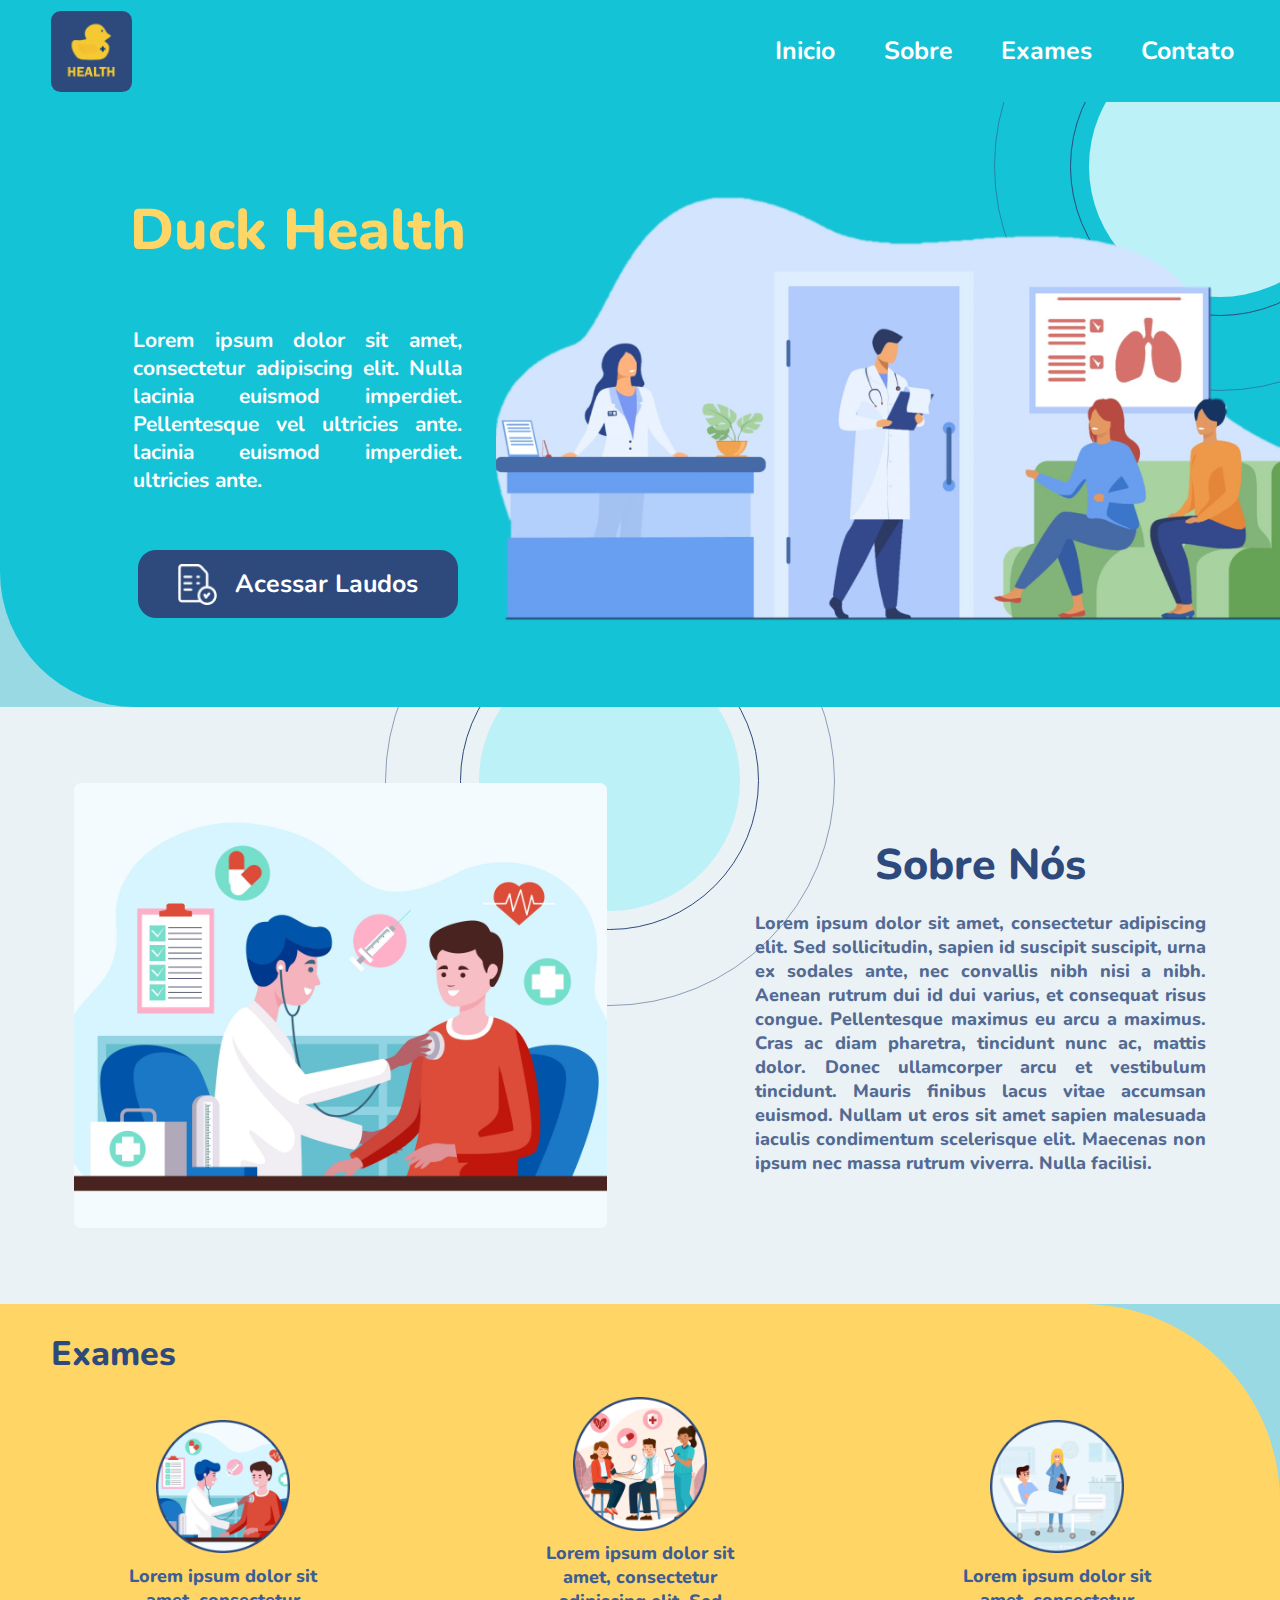
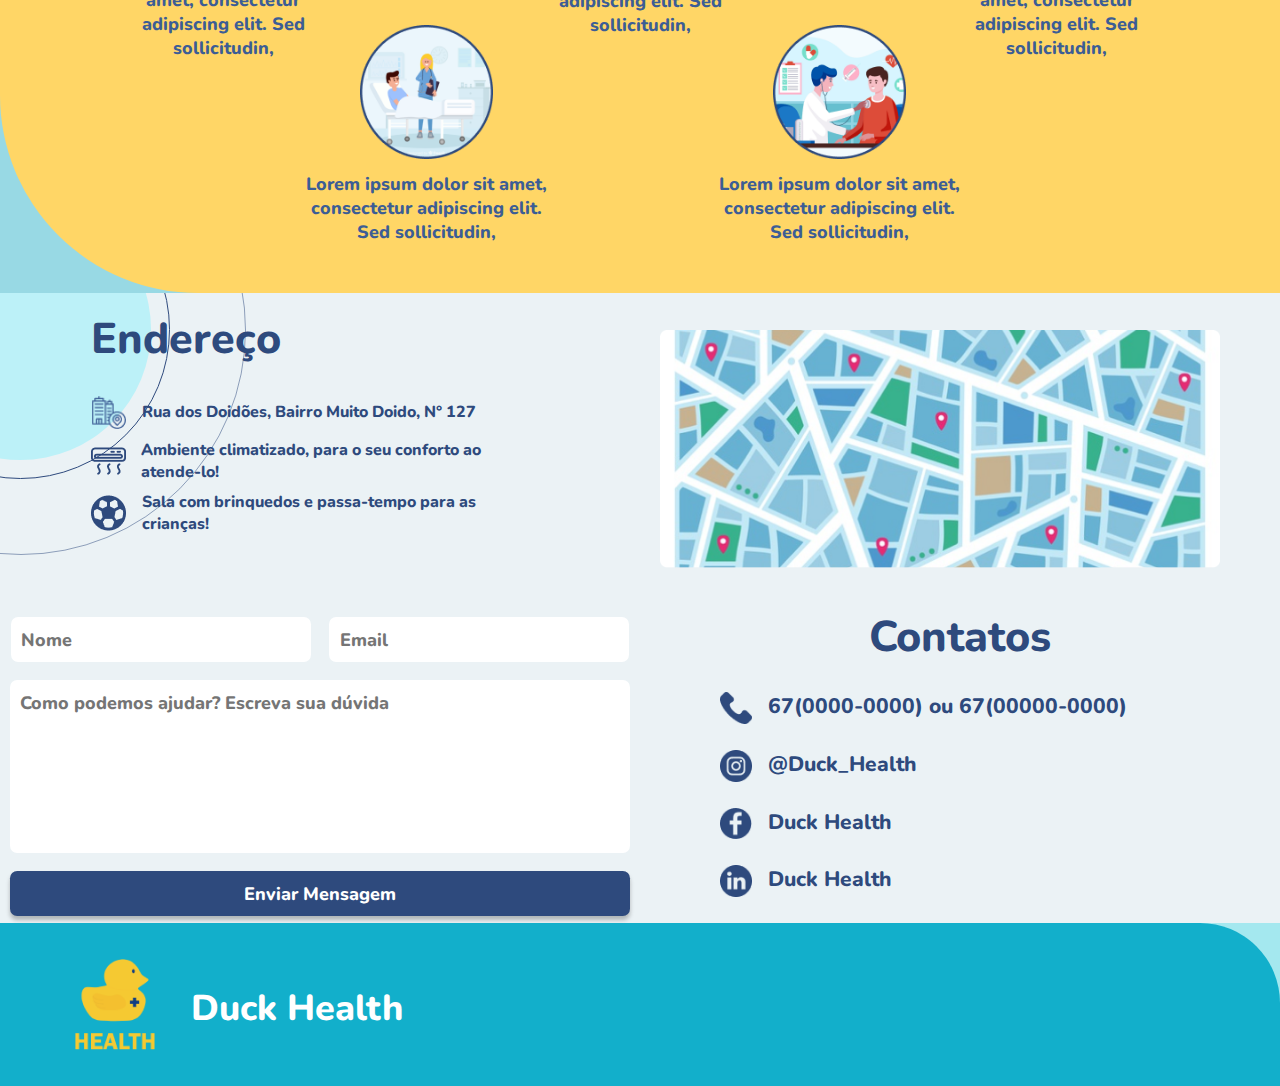
<file: DuckHealth/index.html>
<!DOCTYPE html>
<html lang="pt-br">
<head>
    <meta charset="UTF-8">
    <meta http-equiv="X-UA-Compatible" content="IE=edge">
    <meta name="viewport" content="width=device-width, initial-scale=1.0">
    <link rel="shortcut icon" href="./imgs/DuckHealth_PNG 3.png" type="image/x-icon">
    <link rel="stylesheet" href="./css/style.css">
    <title>Duck Health</title>
</head>
<body>
    <header>
        <nav>
            <span class="quadradoLogo">
                <img src="./imgs/DuckHealth_PNG 1.png" alt="Logo Duck Health">
            </span>
            <div class="navegacao">
                <a href="#" target="_self" title="Inicio">Inicio</a>
                <a href="#" target="_self" title="Sobre">Sobre</a>
                <a href="#" target="_self" title="Exames">Exames</a>
                <a href="#" target="_self" title="Contato">Contato</a>
            </div>
        </nav>
    </header>
    <main>
        <div class="introducao">
            <div class="paragrafo-introdutorio">
                <div class="titulo">Duck Health</div>
                <div class="texto">Lorem ipsum dolor sit amet, consectetur adipiscing elit. Nulla lacinia euismod imperdiet. Pellentesque vel ultricies ante. lacinia euismod imperdiet. ultricies ante.</div>
                <button class="botaoLaudos" type="button">
                    <img src="./imgs/img-laudo.png" alt="">Acessar Laudos</button>
            </div>
            <img src="./imgs/img-introducao.png" alt="Recepcao de uma clínica médica">
            <div class="circuferenciaFora">
                <div class="circunferenciaMeio">
                    <div class="circunferenciaDentro">
                    </div>
                </div>
            </div>
        </div>
        <div class="sobreNos">
            <span class="flex">
                <img src="./imgs/img-sobreNos.png" alt="Medico consultando paciente">
                <div class="paragrafo">
                    <div class="titulo">Sobre Nós</div>
                    <div class="texto">Lorem ipsum dolor sit amet, consectetur adipiscing elit. Sed sollicitudin, sapien id suscipit suscipit, urna ex sodales ante, nec convallis nibh nisi a nibh. Aenean rutrum dui id dui varius, et consequat risus congue. Pellentesque maximus eu arcu a maximus. Cras ac diam pharetra, tincidunt nunc ac, mattis dolor. Donec ullamcorper arcu et vestibulum tincidunt. Mauris finibus lacus vitae accumsan euismod. Nullam ut eros sit amet sapien malesuada iaculis condimentum scelerisque elit. Maecenas non ipsum nec massa rutrum viverra. Nulla facilisi.</div>
                </div>
            </span>
            <div class="circuferenciaFora">
                <div class="circunferenciaMeio">
                    <div class="circunferenciaDentro">
                    </div>
                </div>
            </div>
        </div>
        <div class="exames">
            <div class="titulo">Exames</div>
            <div class="img-titulo1 c1l1">
                <img src="./imgs/exames-1.png" alt="Medico consultando paciente">
                <p>Lorem ipsum dolor sit amet, consectetur adipiscing elit. Sed sollicitudin,</p>
            </div>
            <div class="img-titulo1 c1l2">
                <img src="./imgs/exames-2.png" alt="Medico aferindo pressao de paciente">
                <p>Lorem ipsum dolor sit amet, consectetur adipiscing elit. Sed sollicitudin,</p>
            </div>
            <div class="img-titulo1 c1l3">
                <img src="./imgs/exames-3.png" alt="Medico avaliando paciente internado">
                <p>Lorem ipsum dolor sit amet, consectetur adipiscing elit. Sed sollicitudin,</p>
            </div>
            <div class="img-titulo2 c2l1">
                <img src="./imgs/exames-4.png" alt="Medico avaliando paciente internado">
                <p>Lorem ipsum dolor sit amet, consectetur adipiscing elit. Sed sollicitudin,</p>
            </div>
            <div class="img-titulo2 c2l2">
                <img src="./imgs/exames-5.png" alt="Medico consultando paciente">
                <p>Lorem ipsum dolor sit amet, consectetur adipiscing elit. Sed sollicitudin,</p>
            </div>
        </div>
        <div class="endereco">
            <div class="paragrafo">
                <div class="titulo">Endereço</div>
                    <div class="linha">
                        <img src="./imgs/endereco-predios.png" alt="Predios de uma cidade">
                        Rua dos Doidões, Bairro Muito Doido, N° 127
                    </div>
                    <div class="linha">
                        <img src="./imgs/endereco-ar-condicionado.png" alt="Ar-condicionado">
                        Ambiente climatizado, para o seu conforto ao atende-lo!
                    </div>
                    <div class="linha">
                        <img src="./imgs/endereco-bola-de-futebol 1.png" alt="Bola de futebol">
                        Sala com brinquedos e passa-tempo para as crianças!
                    </div>
                
            </div>
            <img src="./imgs/endereco-mapa.png" alt="Mapa de um local">
            <div class="circuferenciaFora">
                <div class="circunferenciaMeio">
                    <div class="circunferenciaDentro">
                    </div>
                </div>
            </div>
        </div>
        <div class="forms-duvidas">
            <form action="">
                <input type="text" name="nome" placeholder="Nome">
                <input type="email" name="email" placeholder="Email">
                <textarea type="text" name="duvida" placeholder="Como podemos ajudar? Escreva sua dúvida"></textarea>
                <input type="submit" value="Enviar Mensagem">
            </form>
            <div class="contatos">
                <div class="titulo">Contatos</div>
                <div class="linha">
                    <img src="./imgs/forms-telefone.png" alt="Imagem de um telefone">
                    67(0000-0000) ou 67(00000-0000)
                </div>
                <div class="linha">
                    <img src="./imgs/forms-instagram.png" alt="Logo do Instagram">
                    @Duck_Health
                </div>
                <div class="linha">
                    <img src="./imgs/forms-facebook.png" alt="Logo do Facebook">
                    Duck Health
                </div>
                <div class="linha">
                    <img src="./imgs/forms-linkedin.png" alt="Logo do Linkedin">
                    Duck Health
                </div>
            </div>
        </div>
    </main>
    <footer>
        <img src="./imgs/logo-footer.png" alt="Logo da Duck Health">
        <p>Duck Health</p>
    </footer>
</body>
</html>
</file>
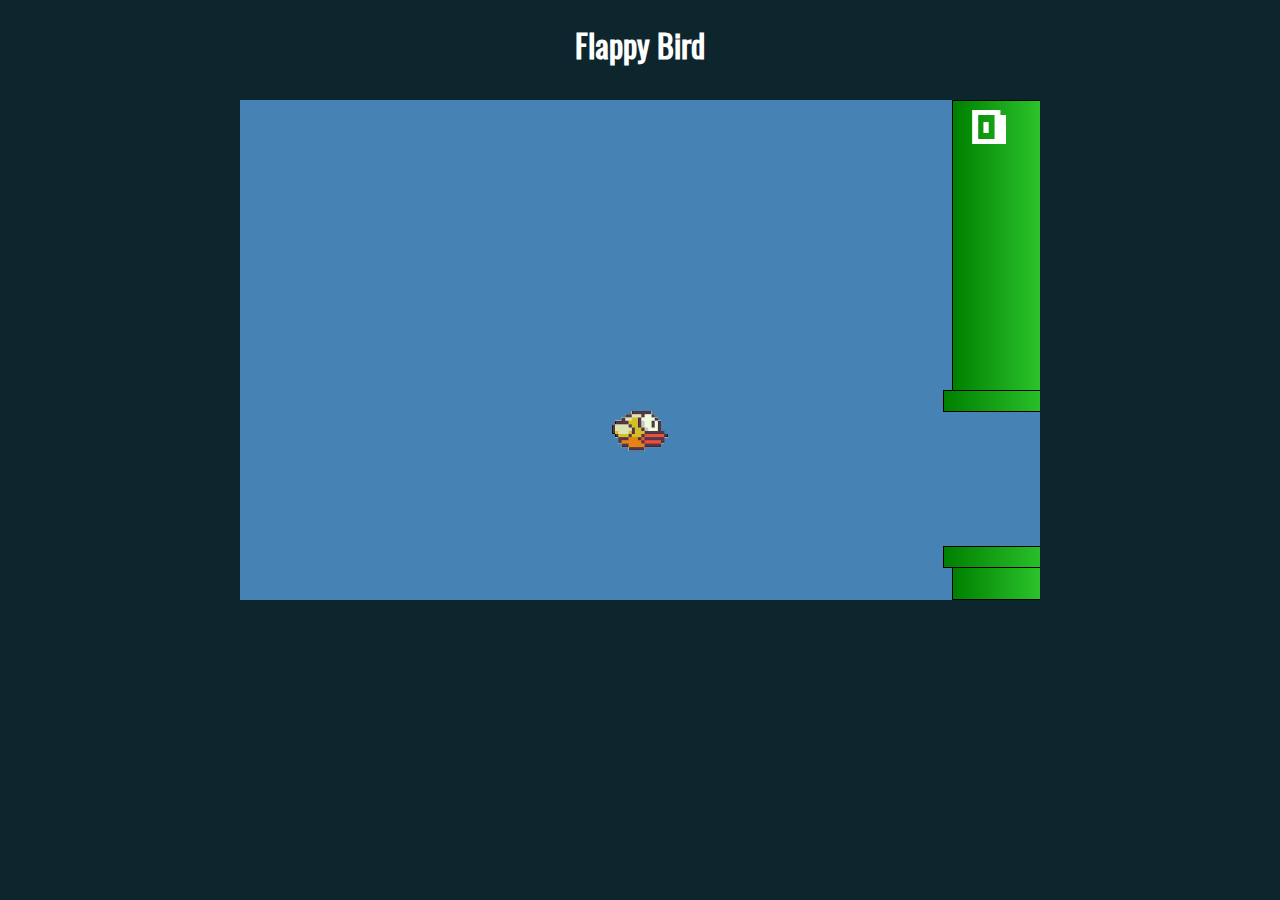
<file: FlappyBird/flappy.html>
<!DOCTYPE html>
<html>

<head>
    <meta charset="UTF-8">
    <title>Flappy Bird</title>
    <link rel="stylesheet" href="css/estilo.css">
    <link rel="stylesheet" href="css/flappy.css">
</head>

<body class="conteudo">
    <h1>Flappy Bird</h1>
    <div wm-flappy>
        <img id="flappy-bird" src="./imgs/passaro.png" alt="flappy-bird">
        <div contagem>0</div>
    </div>
    <script src="js/flappy.js"></script>
</body>

</html>
</file>
<file: DuckHealth/css/style.css>
@charset "UTF-8";
@import url('https://fonts.googleapis.com/css2?family=Nunito:ital,wght@0,200;0,300;0,400;0,500;0,600;0,700;0,800;0,900;0,1000;1,200;1,300;1,400;1,500;1,600;1,700;1,800;1,900;1,1000&display=swap');
:root {
    --font-18: 18px;
    --font-20: 20px;
    --font-24: 24px;
    --font-28: 28px;
    --font-38: 38px;
    --font-40: 40px;
    --font-48: 48px;
    --font-64: 64px;

    --circunferencia-dentro: 290px;
    --circunferencia-meio: 332px;
    --circunferencia-fora: 500px;

    --altura-introducao: 671px;
    --altura-sobrenos: 664px;
    --altura-exames: 655px;
    --altura-endereco: 350px;
    --altura-forms: 350px;
}
* {
    margin: 0;
    padding: 0;
}
.circunferenciaDentro {
    position: absolute;
    box-sizing: border-box;
    width: var(--circunferencia-dentro);
    height: var(--circunferencia-dentro);
    border-radius: var(--circunferencia-dentro);
    background-color: #BCF1F8;
    top: calc((100% - var(--circunferencia-dentro))/2);
    left: calc((100% - var(--circunferencia-dentro))/2);
    z-index: 1;
}
.circunferenciaMeio {
    position: absolute;
    box-sizing: border-box;
    width: var(--circunferencia-meio);
    height: var(--circunferencia-meio);
    border-radius: var(--circunferencia-meio);
    border: 1px solid #2E4A7D;
    top: calc((100% - var(--circunferencia-meio))/2);
    left: calc((100% - var(--circunferencia-meio))/2);
    z-index: 1;
}

.circuferenciaFora {
    box-sizing: border-box;
    width: var(--circunferencia-fora);
    height: var(--circunferencia-fora);
    border-radius: var(--circunferencia-fora);
    border: 1px solid #2e4a7d80;
    position: absolute;
    z-index: 1;
}
header {
    display: flex;
    background-color: #15C3D6;
}
nav {
    display: block;
    width: 100%;
    margin: auto;
    position: relative;
    display: flex;
    align-items: center;
    justify-content: space-between;
    grid-area: cabecalho;
    background-color: #15C3D6;
}
.quadradoLogo {
    margin-left: 4%;
    position: relative;
    background-color: #2E4A7D;
    height: 90px;
    width: 90px;
    border-radius: 12%;
}
.quadradoLogo img {
    width: 100%;
    position: absolute;
}
.navegacao {
    width: 60%;
    margin-right: 2%;
    font-style: normal;
    font-weight: 700;
    font-size: var(--font-28);
    text-align: end;
}
.navegacao a {
    display: inline;
    margin: 0 1.5%; /* % em cima de parent(navegação) */
    padding: 1.2%;
    text-decoration: none;
    color: white;
}
.navegacao a:hover {
    background-color: #2E4A7D;
    border-radius: 7%;
}
main {
    overflow: hidden;
    position: relative;
    grid-area: conteudo;
    background-color: #2e4a7d18;
}
.introducao {
    position: relative;
    height: var(--altura-introducao);
    background-color: #15C3D6;
    border-radius: 0px 0px 0px calc(var(--altura-introducao) * 0.2235);
    /* border-radius começa em 150px e vai diminuindo coforme a tela */
}
.introducao .paragrafo-introdutorio {
    display: flex;
    width: 30.5%;
    height: 80%;
    position: absolute;
    bottom: 10%;
    left: 8%;
    flex-wrap: wrap;
    align-items: center;
    justify-content: center;
}
.introducao .titulo {
    font-weight: 800;
    font-size: var(--font-64);
    color: #FFD666;
}
.introducao .texto {
    width: 84.09%;
    font-size: var(--font-24);
    font-weight: 700;
    color: white;
    text-align: justify;
}
.introducao > img {
    z-index: 2;
    position: absolute;
    width: 61.28%;
    right: 0px;
    bottom: -4.02%;
}
.introducao .botaoLaudos {
    display: flex;
    align-items: center;
    justify-content: space-evenly;
    background-color: #2E4A7D;
    font-family: 'Nunito', 'sans-serif';
    color: white;
    border: none;
    font-weight: 700;
    font-size: var(--font-28);
    width: 82%;
    padding: 3.41% 5.69%;
    border-radius: calc(var(--altura-introducao) * 0.0298);
}
.introducao .botaoLaudos img {
    width: 15%;
}
.introducao .botaoLaudos:active {
    box-shadow: -1px -1px 2px black;
}
.introducao .botaoLaudos:hover {
    background-color: #2e4a7ddf;
}
.introducao .circuferenciaFora {
    right: -12.84%; 
    bottom: 52.23%;
}
.sobreNos {
    position: relative;
    height: var(--altura-sobrenos);
    background-color: #EBF2F5;
    overflow: hidden;
}
.sobreNos .circuferenciaFora {
    bottom: 50%;
    left: 30.06%;
}
.sobreNos .flex {
    display: flex;
    justify-content: space-around;
    align-items: center;
    height: 100%;
}
.sobreNos .flex img {
    width: 41.66%;
    z-index: 2;
}
.sobreNos .paragrafo {
    color: #2E4A7D;
    width: 35.20%;
    display: flex;
    flex-wrap: wrap;
    align-items: center;
    justify-content: center;
    z-index: 2;
}
.sobreNos .titulo {
    font-weight: 800;
    font-size: var(--font-48);
    margin-bottom: 3.945%;
}
.sobreNos .texto {
    opacity: 0.8;
    text-align: justify;
    font-style: normal;
    font-weight: 800;
    font-size: var(--font-20);
}
.exames {
    position: relative;
    background-color: #FFD666;
    height: var(--altura-exames);
    border-radius: 0px calc(var(--altura-exames) * 0.3358);
    font-weight: 800;
    font-size: var(--font-20);
    color: #3C5D95;
}
.exames .titulo {
    position: absolute;
    left: 3.95%;
    top: 4.58%;
    font-weight: 800;
    font-size: var(--font-38);
    color: #2E4A7D;
}
.exames .img-titulo1 img{
    margin-bottom: 5%;
    width: 64.1%;
}
.exames .img-titulo2 img{
    margin-bottom: 5%;
    width: 52.08%;
}
.exames .img-titulo1 {
    position: absolute;
    display: flex;
    width: 16.25%;
    flex-wrap: wrap;
    align-items: center;
    justify-content: center;
    text-align: center;
}
.c1l1 {
    top: 19.69%;
    left: 9.3%;
}
.c1l2 {
    top: 15.87%;
    left: 41.875%;
}
.c1l3 {
    top: 19.69%;
    right: 9.3%;
}
.exames .img-titulo2 {
    position: absolute;
    display: flex;
    width: 20%;
    flex-wrap: wrap;
    align-items: center;
    justify-content: center;
    text-align: center;
}
.c2l1 {
    bottom: 8.39%;
    left: 23.33%;
}
.c2l2 {
    bottom: 8.39%;
    right: 24.44%;
}
.endereco {
    overflow: hidden;
    position: relative;
    height: var(--altura-endereco);
    background-color: #EBF2F5;
}
.endereco > img {
    position: absolute;
    width: 43.75%;
    top: 11.71%;
    right: 4.72%;
}
.endereco .circuferenciaFora {
    left: -15.97%;
    top: -59.71%;
}
.endereco .paragrafo {
    top: 5.42%;
    left: 7.08%;
    position: absolute;
    width: 35.34%;
    height: 71.42%;
    display: flex;
    flex-direction: column;
    justify-content: space-between;
    flex-wrap: wrap;
    z-index: 2;
}
.endereco .titulo {
    font-weight: 800;
    font-size: var(--font-48);
    color: #2E4A7D;
    margin-bottom: 3.93%;
}
.endereco .linha {
    display: flex;
    width: 100%;
    align-items: center;
    font-weight: 800;
    font-size: var(--font-18);
    color: #2E4A7D;
}
.endereco .linha img {
    margin-right: 3.4%;
    width: 7.95%;
}
.forms-duvidas {
    height: var(--altura-forms);
    position: relative;
    background-color: #EBF2F5;
}
.forms-duvidas form {
    box-sizing: border-box;
    position: absolute;
    display: flex;
    flex-wrap: wrap;
    align-items: center;
    justify-content: center;
    width: 50%;
    height: 100%;
}
.forms-duvidas input, .forms-duvidas textarea {
    box-sizing: border-box;
    margin: 1.388%;
    padding: 1.666%;
    font-family: 'Nunito', 'sans-serif';
    width: calc(50% - 1.388% - 1.666%);
    border-radius: calc(var(--altura-forms) * 0.02285);
    font-weight: 800;
    font-size: var(--font-20);
    background-color: white;
    border: none;
}
.forms-duvidas textarea {
    text-align: top;
    resize: none;
    width: calc(100% - 1.388% - 1.666%);
    height: calc(55% );
}
.forms-duvidas input[type='submit']{
    width: calc(100% - 1.388% - 1.666%);
    background-color: #2E4A7D;
    box-shadow: 0px 4px 4px rgba(0, 0, 0, 0.25);
    color: white;
    font-weight: 800;
    font-size: var(--font-20);
}
.forms-duvidas .contatos {
    box-sizing: border-box;
    position: absolute;
    display: flex;
    flex-wrap: wrap;
    align-items: flex-start;
    justify-content: center;
    left: 50%;
    width: 50%;
    height: 100%;
}
.forms-duvidas .titulo {
    box-sizing: border-box;
    width: 100%;
    text-align: center;
    font-weight: 800;
    font-size: var(--font-48);
    color: #2E4A7D;
}
.forms-duvidas .linha {
    display: flex;
    box-sizing: border-box;
    width: 75%;
    font-weight: 800;
    font-size: var(--font-24);
    color: #2E4A7D;
}
.forms-duvidas .linha img {
    margin-right: 3.2%;
    width: 6.75%;
}
footer {
    position: relative;
    background-color: #12AFCB;
    grid-area: rodape;
    border-radius: 0px 80px 0px 0px;
}
footer img {
    position: relative;
    width: 11.11%;
    top: 12.08%;
    left: 3.4%;
}
footer p {
    position: absolute;
    left: 14.93%;
    top: 37.36%;
    font-weight: 800;
    font-size: var(--font-40);
    color: white;
}
body {
    background-color: #15c3d663;
    display: grid;
    grid-template-columns: 1fr;
    grid-template-rows: 113px 1fr 182px;
    grid-template-areas: 'cabecalho' 'conteudo' 'rodape';
    font-family: 'Nunito', 'sans-serif';
}

/* Responsive design until 265px width */
@media (min-width: 1440px) {
    main ,footer {
        width: 1440px;
        margin: 0 auto;
    }
    nav {
        width: 1440px;
    }
}
@media (max-width: 1300px) {
    /* 0,90 */
    :root {
        --font-18: 16px;
        --font-20: 18px;
        --font-24: 21px;
        --font-28: 25px;
        --font-38: 34px;
        --font-40: 36px;
        --font-48: 43px;
        --font-64: 57px;

        --circunferencia-dentro: 261px;
        --circunferencia-meio: 299px;
        --circunferencia-fora: 450px;

        --altura-introducao: 605px;
        --altura-sobrenos: 597px;
        --altura-exames: 589px;
        --altura-endereco: 315px;
        --altura-forms: 315px;
    }
    .quadradoLogo {
        width: 81px;
        height: 81px;
    }
    body {
        grid-template-rows: 102px 1fr 163px;
    }
}
@media (max-width: 1200px) {
    /* 0,83 */
    :root {
        --font-18: 15px;
        --font-20: 17px;
        --font-24: 20px;
        --font-28: 23px;
        --font-38: 31px;
        --font-40: 33px;
        --font-48: 40px;
        --font-64: 53px;
    
        --circunferencia-dentro: 240px;
        --circunferencia-meio: 275px;
        --circunferencia-fora: 415px;

        --altura-introducao: 557px;
        --altura-sobrenos: 551px;
        --altura-exames: 543px;
        --altura-endereco: 290px;
        --altura-forms: 290px;
    }
    .quadradoLogo {
        width: 75px;
        height: 75px;
    }
    body {
        grid-template-rows: 94px 1fr 151px;
    }
}
@media (max-width: 1050px) {
    /* 0,72 */
    :root {
        --font-18: 12px;
        --font-20: 14px;
        --font-24: 16px;
        --font-28: 19px;
        --font-38: 26px;
        --font-40: 27px;
        --font-48: 33px;
        --font-64: 44px;

        --circunferencia-dentro: 208px;
        --circunferencia-meio: 239px;
        --circunferencia-fora: 360px;

        --altura-introducao: 483px;
        --altura-sobrenos: 478px;
        --altura-exames: 471px;
        --altura-endereco: 252px;
        --altura-forms: 252px;
    }
    .quadradoLogo {
        width: 64px;
        height: 64px;
    }
    body {
        grid-template-rows: 81px 1fr 131px;
    }
}
@media (max-width: 900px) {
    /* 0,625 */
    :root {
        --font-18: 11px;
        --font-20: 13px;
        --font-24: 15px;
        --font-28: 17px;
        --font-38: 23px;
        --font-40: 25px;
        --font-48: 30px;
        --font-64: 40px;
    
        --circunferencia-dentro: 181px;
        --circunferencia-meio: 207px;
        --circunferencia-fora: 312px;

        --altura-introducao: 419px;
        --altura-sobrenos: 415px;
        --altura-exames: 409px;
        --altura-endereco: 218px;
        --altura-forms: 218px;
    }
    .quadradoLogo {
        width: 57px;
        height: 57px;
    }
    body {
        grid-template-rows: 70px 1fr 113px;
    }
}
@media (max-width: 800px) {
    /* 0,555 */
    :root {
        --font-18: 10px;
        --font-20: 11px;
        --font-24: 13px;
        --font-28: 15px;
        --font-38: 21px;
        --font-40: 22px;
        --font-48: 26px;
        --font-64: 35px;

        --circunferencia-dentro: 160px;
        --circunferencia-meio: 184px;
        --circunferencia-fora: 277px;

        --altura-introducao: 372px;
        --altura-sobrenos: 368px;
        --altura-exames: 360px;
        --altura-endereco: 192px;
        --altura-forms: 192px;
    }
    .quadradoLogo {
        width: 50px;
        height: 50px;
    }
    body {
        grid-template-rows: 62px 1fr 100px;
    }
}
@media (max-width: 700px) {
    /* 0,486 */
    :root {
        --font-18: 9px;
        --font-20: 10px;
        --font-24: 11px;
        --font-28: 13px;
        --font-38: 18px;
        --font-40: 20px;
        --font-48: 23px;
        --font-64: 30.5px;

        --circunferencia-dentro: 140px;
        --circunferencia-meio: 161px;
        --circunferencia-fora: 243px;

        --altura-introducao: 326px;
        --altura-sobrenos: 322px;
        --altura-exames: 318px;
        --altura-endereco: 170px;
        --altura-forms: 170px;
    }
    body {
        grid-template-rows: 55px 1fr 88px;
    }
}
@media (max-width: 600px) {
    /* 0,416 */
    :root {
        --font-18: 7px;
        --font-20: 8px;
        --font-24: 9.5px;
        --font-28: 12px;
        --font-38: 15px;
        --font-40: 16px;
        --font-48: 20px;
        --font-64: 25.2px;
    
        --circunferencia-dentro: 120px;
        --circunferencia-meio: 138px;
        --circunferencia-fora: 208px;

        --altura-introducao: 279px;
        --altura-sobrenos: 276px;
        --altura-exames: 272px;
        --altura-endereco: 145px;
        --altura-forms: 145px;
    }
    .quadradoLogo {
        width: 38px;
        height: 38px;
    }
    body {
        grid-template-rows: 47px 1fr 75px;
    }
}
@media (max-width: 500px) {
    /* 0,347 */
    :root {
        --font-18: 6px;
        --font-20: 7px;
        --font-24: 7.5px;
        --font-28: 9.5px;
        --font-38: 13px;
        --font-40: 14px;
        --font-48: 16px;
        --font-64: 19.5px;

        --circunferencia-dentro: 100px;
        --circunferencia-meio: 115px;
        --circunferencia-fora: 173px;

        --altura-introducao: 232px;
        --altura-sobrenos: 230px;
        --altura-exames: 227px;
        --altura-endereco: 121px;
        --altura-forms: 121px;
    }
    .quadradoLogo {
        width: 31px;
        height: 31px;
    }
    body {
        grid-template-rows: 39px 1fr 63px;
    }
}
@media (max-width: 400px) {
    /* 0,277 */
    :root {
        --font-18: 4.5px;
        --font-20: 5.5px;
        --font-24: 6px;
        --font-28: 7.2px;
        --font-38: 10px;
        --font-40: 11px;
        --font-48: 13px;
        --font-64: 14.5px;
    
        --circunferencia-dentro: 80px;
        --circunferencia-meio: 91px;
        --circunferencia-fora: 138px;

        --altura-introducao: 175px;
        --altura-sobrenos: 183px;
        --altura-exames: 181px;
        --altura-endereco: 96px;
        --altura-forms: 96px;
    }
    .quadradoLogo {
        width: 25px;
        height: 25px;
    }
    body {
        grid-template-rows: 31px 1fr 50px;
    }
}
@media (max-width: 300px) {
    /* 0,208 */
    :root {
        --font-18: 3.74px;
        --font-20: 4.16px;
        --font-24: 5px;
        --font-28: 5px;
        --font-38: 7.9px;
        --font-40: 8.32px;
        --font-48: 10px;
        --font-64: 10.1px;

        --circunferencia-dentro: 60px;
        --circunferencia-meio: 69px;
        --circunferencia-fora: 104px;

        --altura-introducao: 139px;
        --altura-sobrenos: 138px;
        --altura-exames: 136px;
        --altura-endereco: 72px;
        --altura-forms: 72px;
    }
    .quadradoLogo {
        width: 18px;
        height: 18px;
    }
    .circunferenciaMeio {
        border: 0.5px solid #2e4a7dac;
    }
    .circuferenciaFora {
        border: 0.5px solid #2e4a7d80;
    }
    body {
        grid-template-rows: 23px 1fr 38px;
    }
    
}
</file>
<file: FlappyBird/css/estilo.css>
@font-face {
    font-family: 'Oswald';
    src: url('../fonts/Oswald-Regular.ttf') format('truetype');
}

* {
    font-family: 'Oswald', sans-serif;
}

html {
    height: 100%;
}

body {
    margin: 0;
    background-color: #0D262D;
    color: #fff;
    height: 100%;
}

.conteudo {
    display: flex;
    flex-direction: column;
    align-items: center;
    min-height: 100%;
}

.exercicio div {
    font-size: 3em;
    border: solid 5px #fff;
    padding: 20px 40px;
    margin: 10px;
}

.exercicio div:nth-of-type(1) {
    background-color: darkgoldenrod;
}

.exercicio div:nth-of-type(2) {
    background-color: crimson;
}

.exercicio div:nth-of-type(3) {
    background-color: darkcyan;
}

.exercicio div:nth-of-type(4) {
    background-color: darkorchid;
}

.exercicio .destaque {
    border: solid 10px greenyellow;
    color: greenyellow;
    font-weight: bold;
}
</file>
<file: FlappyBird/css/flappy.css>
@charset "UTF-8";

@font-face {
    font-family: 'Pixel';
    src: url('../fonts/Pixel.ttf') format('truetype');
}



div[wm-flappy] {
    overflow: hidden;
    display: flex;
    position: absolute;
    top: 100px;
    box-sizing: border-box;
    height: 500px;
    width: 800px;
    background-color: steelblue;
    z-index: 10;
}

#flappy-bird {
    position: relative;
    height: 8%;
    left: 372.215px;
    top: 225px;
}

div[coluna] {
    display: flex;
    position: absolute;
    flex-direction: column;
    height: 500px;
    width: 120px;
    align-items: center;
    justify-content: space-between;
    flex-wrap: wrap;
    left: 800px;
    /* 252.23 */
    /* 427.77 */
}
div[basePonta] {
    width: 120px;
    display: flex;
    position: relative;
    justify-content: center;
    align-items: center;
    flex-wrap: wrap;
}

div[basePonta] div[base]{
    background-image: linear-gradient(to right, green, limegreen);
    border: 1px solid black;
    width: 100px;
    height: 20px;
    border-bottom: none;
}

div[basePonta] div[base][inverte] {
    border-bottom: 1px solid black;
    border-top: none;
}

div[basePonta] div[ponta] {
    background-image: linear-gradient(to right, green, limegreen);
    width: 120px;
    height: 20px;
    border: 1px solid black;
}

div[contagem] {
    overflow: visible;
    font-size: 3.5em;
    font-family: 'Pixel';
    position: absolute;
    left: 730px;
    top: 0px;
}
</file>
